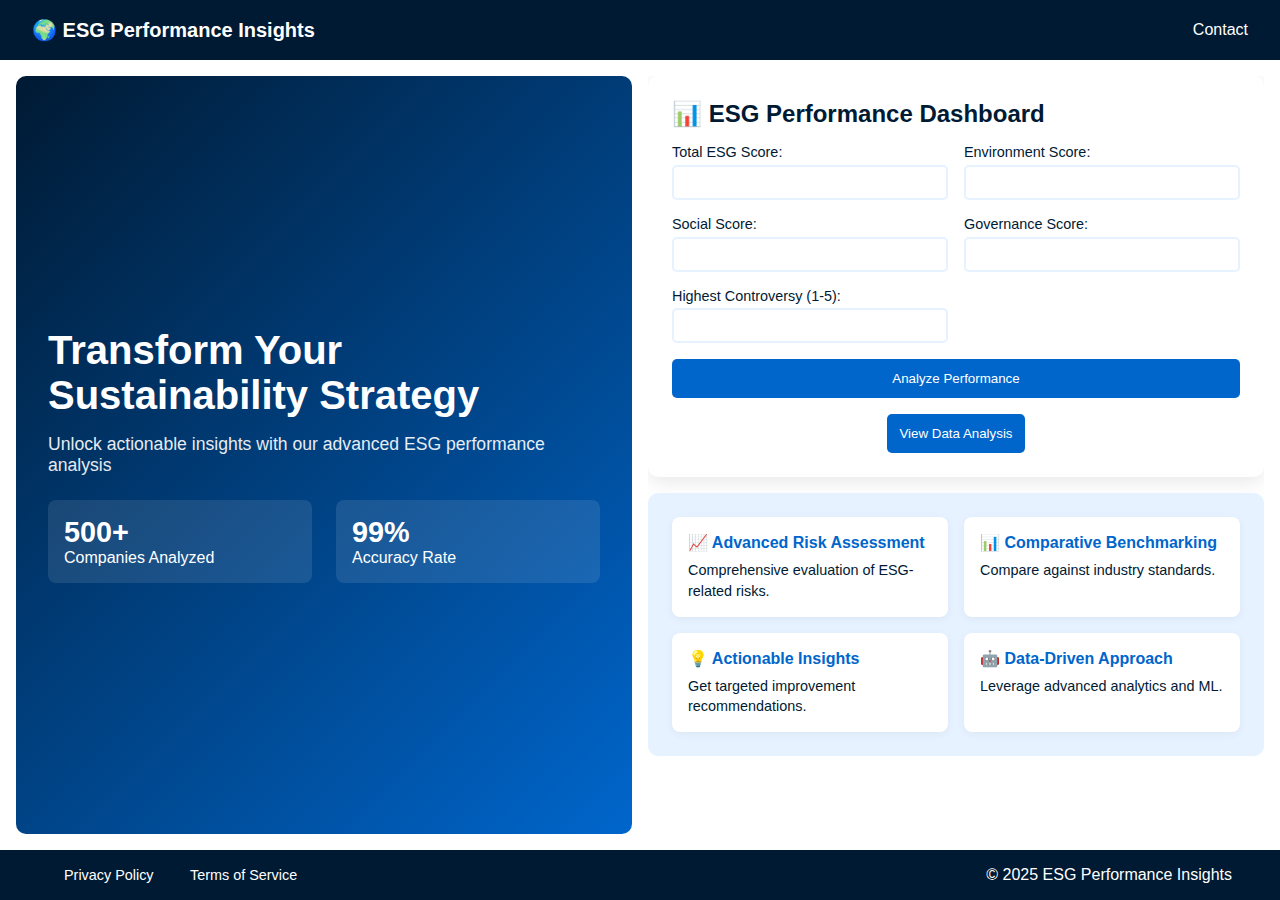
<file: index.html>
<!DOCTYPE html>
<html lang="en">
<head>
    <meta charset="UTF-8">
    <meta name="viewport" content="width=device-width, initial-scale=1.0">
    <title>ESG Performance Insights</title>
    <style>
        :root {
            --primary-blue: #0066cc;
            --dark-blue: #001a33;
            --light-blue: #e6f2ff;
            --white: #ffffff;
            --black: #000000;
        }

        * {
            margin: 0;
            padding: 0;
            box-sizing: border-box;
            font-family: 'Inter', sans-serif;
        }

        body {
            background-color: var(--white);
            color: var(--dark-blue);
            min-width: 1024px;
            max-width: 1920px;
            margin: 0 auto;
            height: 100vh;
            display: flex;
            flex-direction: column;
        }

        .navbar {
            background: var(--dark-blue);
            padding: 0.5rem 2rem;
            position: sticky;
            top: 0;
            z-index: 1000;
            height: 60px;
        }

        .nav-content {
            max-width: 1400px;
            margin: 0 auto;
            display: flex;
            justify-content: space-between;
            align-items: center;
            height: 100%;
        }

        .logo {
            color: var(--white);
            font-size: 1.25rem;
            font-weight: bold;
            text-decoration: none;
        }

        .nav-links {
            display: flex;
            gap: 2rem;
            list-style: none;
        }

        .nav-links a {
            color: var(--white);
            text-decoration: none;
            transition: color 0.3s ease;
        }

        .nav-links a:hover {
            color: var(--primary-blue);
        }

        .main-content {
            display: grid;
            grid-template-columns: 1fr 1fr;
            gap: 1rem;
            padding: 1rem;
            flex: 1;
            max-height: calc(100vh - 110px);
            overflow: hidden;
        }

        .hero-section {
            background: linear-gradient(135deg, var(--dark-blue), var(--primary-blue));
            color: var(--white);
            padding: 2rem;
            border-radius: 10px;
            display: flex;
            flex-direction: column;
            justify-content: center;
        }

        .hero-content {
            text-align: left;
        }

        .hero-section h1 {
            font-size: 2.5rem;
            margin-bottom: 1rem;
            animation: fadeInUp 1s ease;
        }

        .hero-section p {
            font-size: 1.1rem;
            margin-bottom: 1.5rem;
            opacity: 0.9;
        }

        .stats {
            display: grid;
            grid-template-columns: 1fr 1fr;
            gap: 1.5rem;
            margin-top: 1.5rem;
        }

        .stat-item {
            background: rgba(255, 255, 255, 0.1);
            padding: 1rem;
            border-radius: 8px;
        }

        .stat-item strong {
            font-size: 1.8rem;
            display: block;
        }

        .right-panel {
            display: flex;
            flex-direction: column;
            gap: 1rem;
            height: 100%;
            overflow-y: auto;
        }

        .analysis-section {
            background: var(--white);
            padding: 1.5rem;
            border-radius: 10px;
            box-shadow: 0 4px 20px rgba(0, 0, 0, 0.1);
        }

        .analysis-section h2 {
            font-size: 1.5rem;
            margin-bottom: 1rem;
            color: var(--dark-blue);
        }

        form {
            display: grid;
            grid-template-columns: 1fr 1fr;
            gap: 1rem;
        }

        .input-group {
            display: flex;
            flex-direction: column;
            gap: 0.3rem;
        }

        label {
            font-size: 0.9rem;
            font-weight: 500;
            color: var(--dark-blue);
        }

        input {
            padding: 0.5rem;
            border: 2px solid var(--light-blue);
            border-radius: 5px;
            transition: border-color 0.3s ease;
        }

        input:focus {
            outline: none;
            border-color: var(--primary-blue);
        }

        button {
            background: var(--primary-blue);
            color: var(--white);
            padding: 0.75rem;
            border: none;
            border-radius: 5px;
            cursor: pointer;
            transition: background-color 0.3s ease;
            font-weight: 500;
            grid-column: span 2;
        }

        button:hover {
            background: var(--dark-blue);
        }

        .features-section {
            background: var(--light-blue);
            padding: 1.5rem;
            border-radius: 10px;
            margin-bottom: 1rem;
        }

        .features-grid {
            display: grid;
            grid-template-columns: repeat(2, 1fr);
            gap: 1rem;
        }

        .feature-item {
            background: var(--white);
            padding: 1rem;
            border-radius: 8px;
            box-shadow: 0 2px 10px rgba(0, 0, 0, 0.05);
            transition: transform 0.3s ease;
        }

        .feature-item:hover {
            transform: translateY(-2px);
        }

        .feature-item h3 {
            color: var(--primary-blue);
            font-size: 1rem;
            margin-bottom: 0.5rem;
        }

        .feature-item p {
            font-size: 0.9rem;
            line-height: 1.4;
        }

        footer {
            background: var(--dark-blue);
            color: var(--white);
            padding: 1rem;
            text-align: center;
            height: 50px;
            display: flex;
            align-items: center;
            justify-content: center;
            margin-top: auto;
        }

        .footer-content {
            display: flex;
            justify-content: space-between;
            align-items: center;
            width: 100%;
            max-width: 1400px;
            padding: 0 2rem;
        }

        .footer-links a {
            color: var(--white);
            text-decoration: none;
            margin: 0 1rem;
            font-size: 0.9rem;
        }

        @keyframes fadeInUp {
            from {
                opacity: 0;
                transform: translateY(20px);
            }
            to {
                opacity: 1;
                transform: translateY(0);
            }
        }
    </style>
</head>
<body>
    <nav class="navbar">
        <div class="nav-content">
            <a href="#" class="logo">🌍 ESG Performance Insights</a>
            <ul class="nav-links">
                
                <li><a href="#">Contact</a></li>
            </ul>
        </div>
    </nav>

    <div class="main-content">
        <section class="hero-section">
            <div class="hero-content">
                <h1>Transform Your Sustainability Strategy</h1>
                <p>Unlock actionable insights with our advanced ESG performance analysis</p>
                <div class="stats">
                    <div class="stat-item">
                        <strong>500+</strong>
                        <span>Companies Analyzed</span>
                    </div>
                    <div class="stat-item">
                        <strong>99%</strong>
                        <span>Accuracy Rate</span>
                    </div>
                </div>
            </div>
        </section>

        <div class="right-panel">
            <section class="analysis-section">
                <h2>📊 ESG Performance Dashboard</h2>
                <form method="POST" action="/">
                    <div class="input-group">
                        <label for="totalEsg">Total ESG Score:</label>
                        <input type="number" step="0.01" name="totalEsg" required>
                    </div>
                    <div class="input-group">
                        <label for="environmentScore">Environment Score:</label>
                        <input type="number" step="0.01" name="environmentScore" required>
                    </div>
                    <div class="input-group">
                        <label for="socialScore">Social Score:</label>
                        <input type="number" step="0.01" name="socialScore" required>
                    </div>
                    <div class="input-group">
                        <label for="governanceScore">Governance Score:</label>
                        <input type="number" step="0.01" name="governanceScore" required>
                    </div>
                    <div class="input-group">
                        <label for="highestControversy">Highest Controversy (1-5):</label>
                        <input type="number" step="1" name="highestControversy" required>
                    </div>
                    <button type="submit">Analyze Performance</button>
                </form>

                <a href="/visualizations" style="text-decoration: none; display: flex; justify-content: center; margin-top: 1rem;">
    <button type="button">View Data Analysis</button>
</a>
            </section>

            <section class="features-section">
                <div class="features-grid">
                    <div class="feature-item">
                        <h3>📈 Advanced Risk Assessment</h3>
                        <p>Comprehensive evaluation of ESG-related risks.</p>
                    </div>
                    <div class="feature-item">
                        <h3>📊 Comparative Benchmarking</h3>
                        <p>Compare against industry standards.</p>
                    </div>
                    <div class="feature-item">
                        <h3>💡 Actionable Insights</h3>
                        <p>Get targeted improvement recommendations.</p>
                    </div>
                    <div class="feature-item">
                        <h3>🤖 Data-Driven Approach</h3>
                        <p>Leverage advanced analytics and ML.</p>
                    </div>
                </div>
            </section>
        </div>
    </div>

    <footer>
        <div class="footer-content">
            <div class="footer-links">
                <a href="privacy_policy">Privacy Policy</a>
                <a href="terms_and_services">Terms of Service</a>
                
               
            </div>
            <p>© 2025 ESG Performance Insights</p>
        </div>
    </footer>
</body>
</html>
</file>
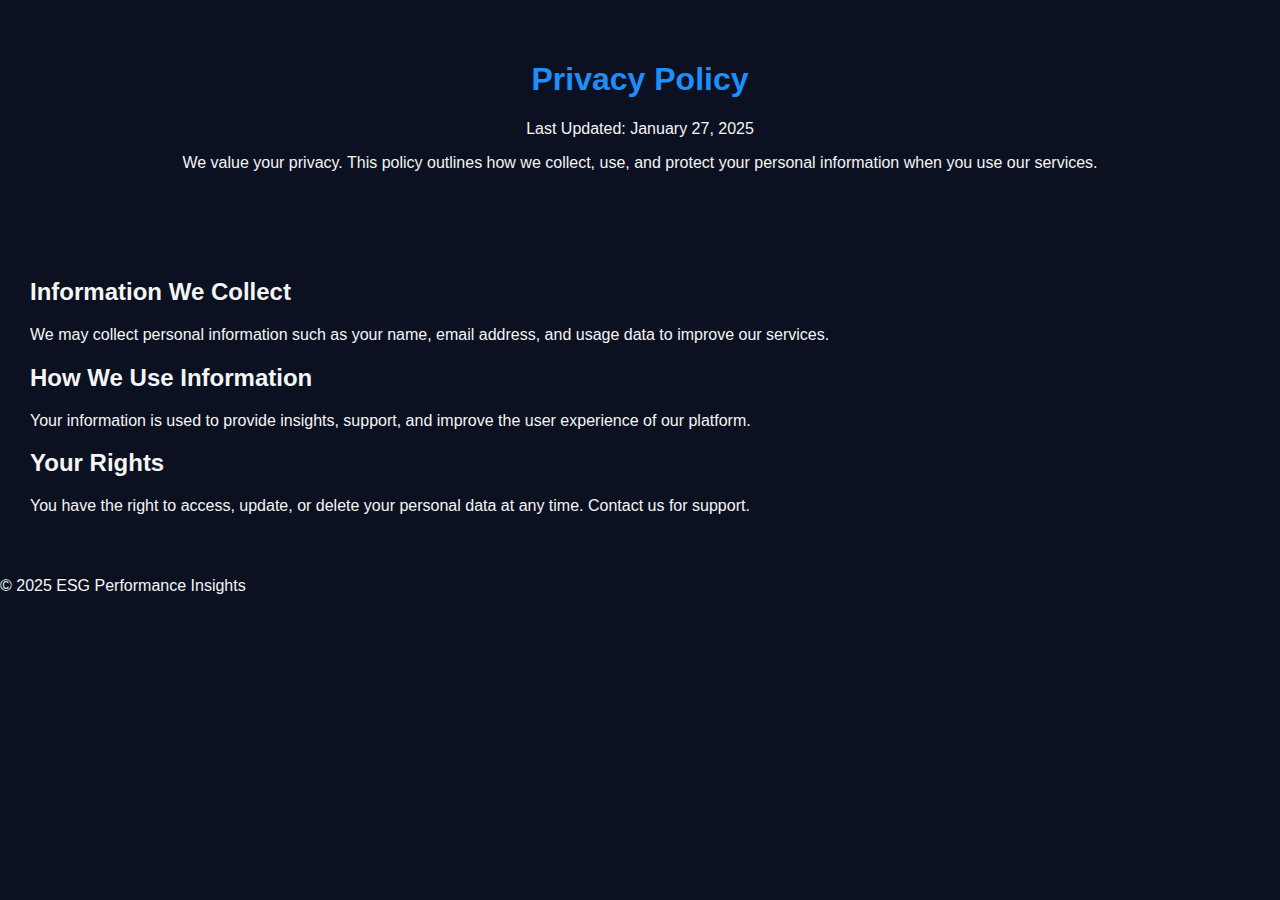
<file: privacy_policy.html>
<!DOCTYPE html>
<html lang="en">
<head>
    <meta charset="UTF-8">
    <meta name="viewport" content="width=device-width, initial-scale=1.0">
    <title>Privacy Policy </title>
    <link rel="stylesheet" href="styles.css"> <!-- Link to your CSS -->
</head>
<body>
    <nav class="navbar">
        
    </nav>
    <main class="main-content">
        <section class="hero-section">
            <div class="hero-content">
                <h1>Privacy Policy</h1>
                <p>Last Updated: January 27, 2025</p>
                <p>We value your privacy. This policy outlines how we collect, use, and protect your personal information when you use our services.</p>
            </div>
        </section>
        <section class="analysis-section">
            <h2>Information We Collect</h2>
            <p>We may collect personal information such as your name, email address, and usage data to improve our services.</p>
            <h2>How We Use Information</h2>
            <p>Your information is used to provide insights, support, and improve the user experience of our platform.</p>
            <h2>Your Rights</h2>
            <p>You have the right to access, update, or delete your personal data at any time. Contact us for support.</p>
        </section>
    </main>
    <footer>
        <div class="footer-content">
            <p>© 2025 ESG Performance Insights</p>
        </div>
    </footer>
</body>
</html>
</file>
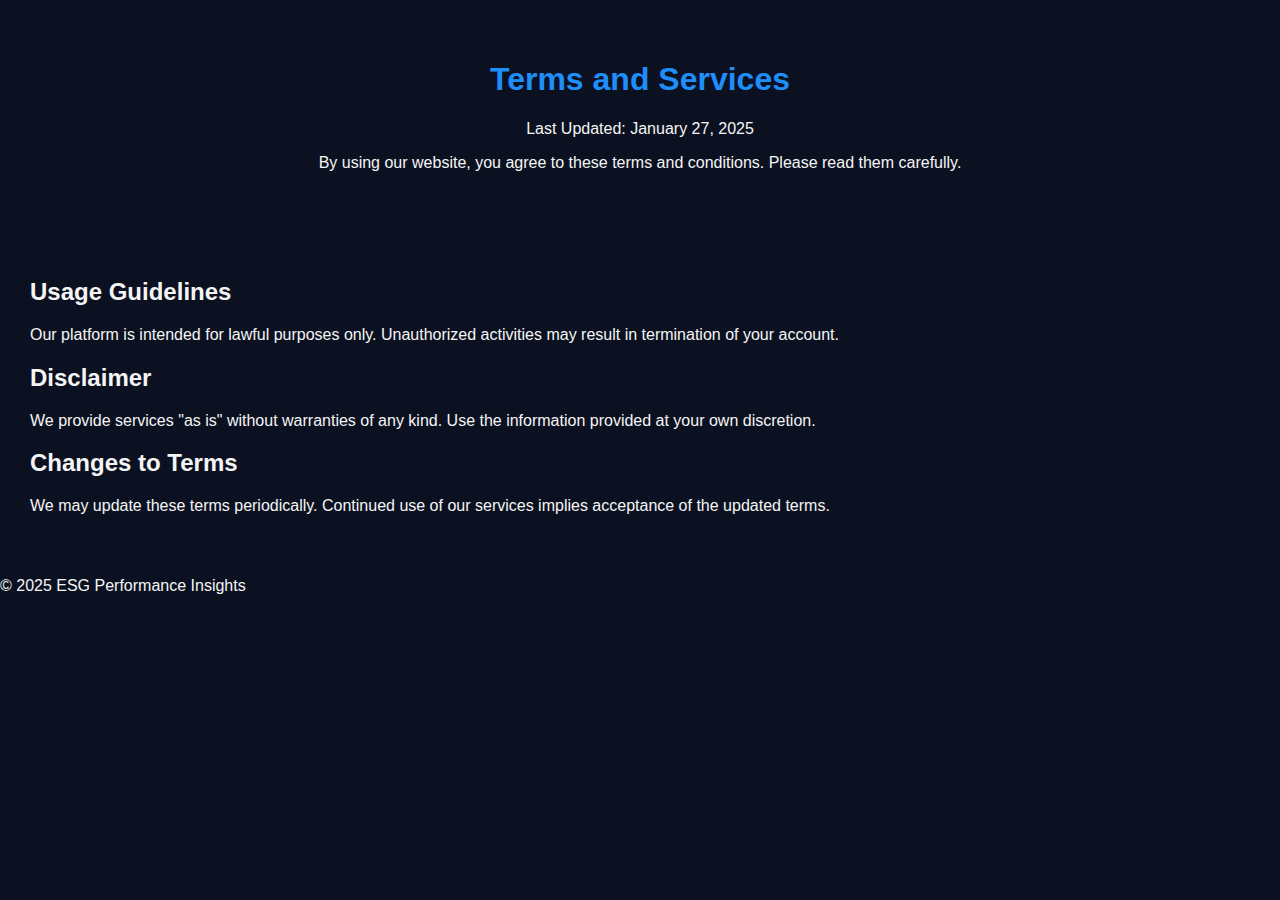
<file: terms_and_services.html>
<!DOCTYPE html>
<html lang="en">
<head>
    <meta charset="UTF-8">
    <meta name="viewport" content="width=device-width, initial-scale=1.0">
    <title>Terms and Services </title>
    <link rel="stylesheet" href="styles.css"> <!-- Link to your CSS -->
</head>
<body>
    <nav class="navbar">
        
    </nav>
    <main class="main-content">
        <section class="hero-section">
            <div class="hero-content">
                <h1>Terms and Services</h1>
                <p>Last Updated: January 27, 2025</p>
                <p>By using our website, you agree to these terms and conditions. Please read them carefully.</p>
            </div>
        </section>
        <section class="analysis-section">
            <h2>Usage Guidelines</h2>
            <p>Our platform is intended for lawful purposes only. Unauthorized activities may result in termination of your account.</p>
            <h2>Disclaimer</h2>
            <p>We provide services "as is" without warranties of any kind. Use the information provided at your own discretion.</p>
            <h2>Changes to Terms</h2>
            <p>We may update these terms periodically. Continued use of our services implies acceptance of the updated terms.</p>
        </section>
    </main>
    <footer>
        <div class="footer-content">
            <p>© 2025 ESG Performance Insights</p>
        </div>
    </footer>
</body>
</html>
</file>
<file: styles.css>
/* Base Styles */
body {
    font-family: 'Poppins', sans-serif;
    margin: 0;
    background: #0b1121;
    color: #f5f5f5;
}

a {
    text-decoration: none;
    color: #f5f5f5;
}

/* Header */
.header {
    background: #0d1a3a;
    color: #ffffff;
    padding: 20px 0;
    box-shadow: 0 5px 10px rgba(0, 0, 0, 0.3);
}

.navbar {
    display: flex;
    justify-content: space-between;
    align-items: center;
    padding: 0 20px;
}

.nav-links {
    list-style: none;
    display: flex;
    gap: 20px;
}

.nav-links a:hover {
    color: #1f8efa;
}

/* Hero Section */
.hero-section {
    text-align: center;
    padding: 40px 20px;
}

.hero-section h1 {
    color: #1f8efa;
}

/* Main Sections */
.analysis-section {
    padding: 30px;
}

/* Footer */
.footer {
    background: #0d1a3a;
    text-align: center;
    padding: 20px 0;
}

.results-main {
    padding: 20px;
    text-align: center;
}

.results-table th {
    background: #1f8efa;
    color: #0b1121;
}
</file>
